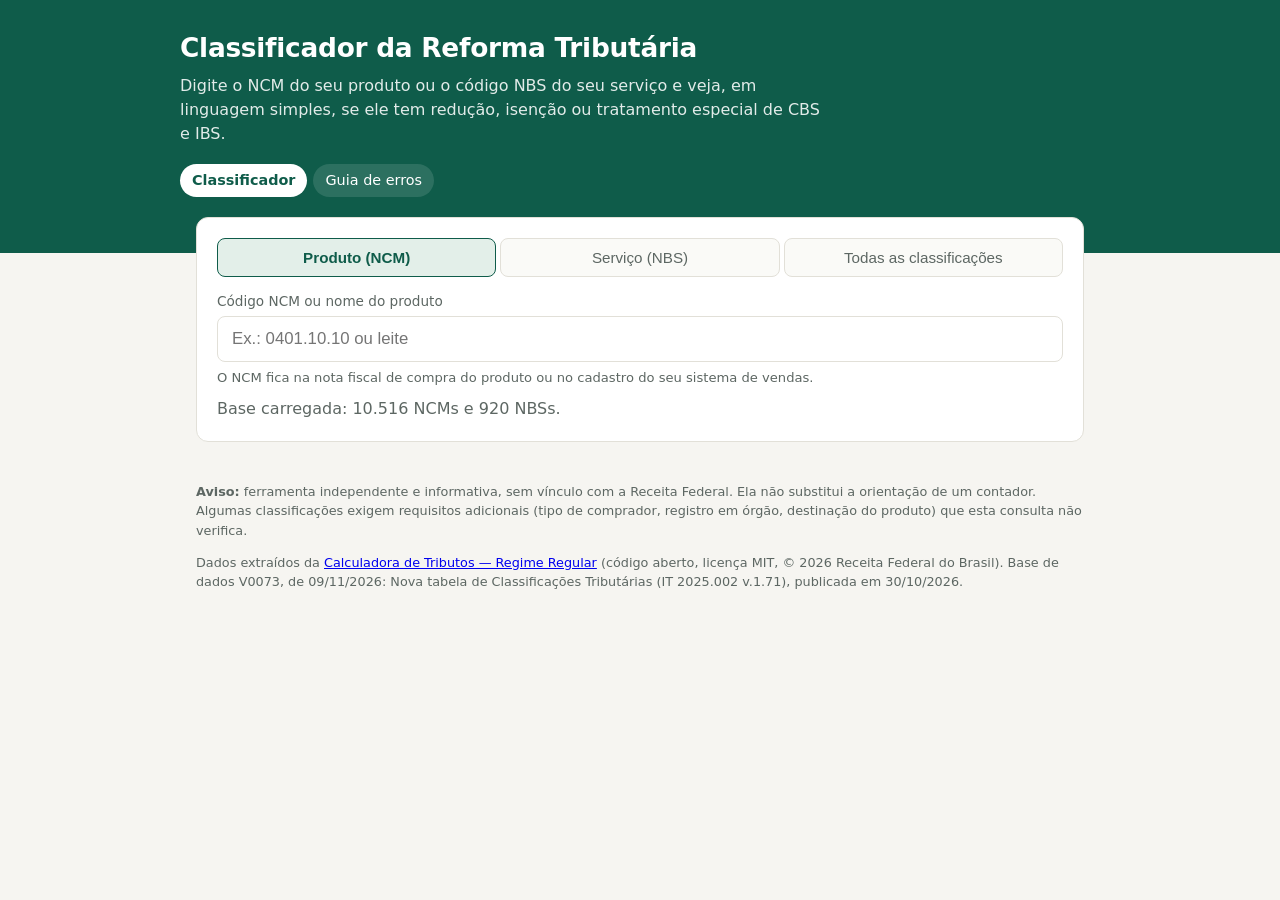
<file: docs/index.html>
<!DOCTYPE html>
<html lang="pt-BR">
<head>
<meta charset="utf-8">
<meta name="viewport" content="width=device-width, initial-scale=1">
<title>Classificador da Reforma Tributária — descubra como seu produto será tributado</title>
<link rel="stylesheet" href="style.css">
</head>
<body>
<header><div class="wrap">
  <h1>Classificador da Reforma Tributária</h1>
  <p>Digite o NCM do seu produto ou o código NBS do seu serviço e veja, em linguagem simples, se ele tem redução, isenção ou tratamento especial de CBS e IBS.</p>
  <nav><a href="index.html" class="on">Classificador</a><a href="erros.html">Guia de erros</a></nav>
</div></header>

<main>
  <section class="card">
    <div class="tabs" role="tablist">
      <button id="tab-ncm" class="on" role="tab">Produto (NCM)</button>
      <button id="tab-nbs" role="tab">Serviço (NBS)</button>
      <button id="tab-cat" role="tab">Todas as classificações</button>
    </div>
    <div id="busca">
      <label for="q" id="q-label">Código NCM ou nome do produto</label>
      <input id="q" type="text" autocomplete="off" placeholder="Ex.: 0401.10.10 ou leite">
      <div class="hint" id="q-hint">O NCM fica na nota fiscal de compra do produto ou no cadastro do seu sistema de vendas.</div>
      <div class="results" id="results"></div>
    </div>
    <div id="status" class="muted" style="margin-top:10px">Carregando base de dados…</div>
  </section>

  <section id="out"></section>
</main>

<footer>
  <p><strong>Aviso:</strong> ferramenta independente e informativa, sem vínculo com a Receita Federal. Ela não substitui a orientação de um contador. Algumas classificações exigem requisitos adicionais (tipo de comprador, registro em órgão, destinação do produto) que esta consulta não verifica.</p>
  <p>Dados extraídos da <a href="https://github.com/ReceitaFederal/calculadora-rtc-regime-regular">Calculadora de Tributos — Regime Regular</a> (código aberto, licença MIT, © 2026 Receita Federal do Brasil). <span id="versao"></span></p>
</footer>

<script>
"use strict";
const CST_EXPLICA = {
  "000": ["Tributação integral", "Paga CBS e IBS com a alíquota cheia, sem desconto."],
  "010": ["Alíquota uniforme", "Usa uma alíquota única nacional, definida em lei para esse setor."],
  "011": ["Alíquota uniforme reduzida", "Usa uma alíquota única nacional, com redução prevista em lei."],
  "200": ["Alíquota reduzida", "Paga CBS e IBS com desconto na alíquota."],
  "220": ["Alíquota fixa", "Paga um valor fixo definido em lei, e não um percentual do preço."],
  "221": ["Alíquota fixa proporcional", "Paga um valor fixo proporcional definido em lei."],
  "222": ["Redução da base de cálculo", "O imposto incide sobre só uma parte do valor da venda."],
  "400": ["Isenção", "Não paga CBS nem IBS nesta operação."],
  "410": ["Imunidade / não incidência", "A operação está fora do campo dos tributos: não há CBS nem IBS."],
  "510": ["Diferimento", "O pagamento é adiado para uma etapa seguinte da cadeia."],
  "515": ["Diferimento com redução", "O pagamento é adiado e, quando cobrado, tem alíquota reduzida."],
  "550": ["Suspensão", "A cobrança fica suspensa enquanto as condições do regime forem cumpridas."],
  "620": ["Tributação monofásica", "O tributo é cobrado uma única vez na cadeia (comum em combustíveis)."],
  "800": ["Transferência de crédito", "Operação de transferência de créditos, sem cobrança direta."],
  "810": ["Ajustes na Zona Franca de Manaus", "Ajustes específicos de IBS para a ZFM."],
  "811": ["Ajustes", "Lançamento de ajuste, não é uma venda comum."],
  "820": ["Documento específico", "A tributação é informada em documento próprio do setor."],
  "830": ["Exclusão da base de cálculo", "Parte do valor é excluída do cálculo."]
};
const CST_IS = {"000":"Incide Imposto Seletivo","100":"Imunidade do Imposto Seletivo","200":"Não ocorre fato gerador do IS","300":"Devolução","400":"Suspensão do IS","500":"Alíquota zero de IS","600":"Isenção de IS"};

let DB = null, NCM = null, NBS = null, modo = "ncm";
const $ = id => document.getElementById(id);
function el(tag, attrs, ...kids){
  const e = document.createElement(tag);
  for (const [k,v] of Object.entries(attrs||{})) { if (k==="class") e.className=v; else if (k==="text") e.textContent=v; else e.setAttribute(k,v); }
  for (const k of kids) if (k!=null) e.append(k.nodeType ? k : document.createTextNode(String(k)));
  return e;
}
const fmtNcm = c => c.length===8 ? `${c.slice(0,4)}.${c.slice(4,6)}.${c.slice(6)}` : c;
const fmtNbs = c => c.length===9 ? `${c.slice(0,1)}.${c.slice(1,5)}.${c.slice(5,7)}.${c.slice(7)}` : c;
const brl = v => v.toLocaleString("pt-BR",{style:"currency",currency:"BRL"});
const norm = s => s.normalize("NFD").replace(/[̀-ͯ]/g,"").toLowerCase();

async function carregar(){
  try{
    const [r,n,s] = await Promise.all(["data/regras.json","data/ncm.json","data/nbs.json"].map(u=>fetch(u).then(x=>{if(!x.ok)throw new Error(u);return x.json()})));
    DB=r; NCM=n; NBS=s;
    $("status").textContent = `Base carregada: ${Object.keys(NCM).length.toLocaleString("pt-BR")} NCMs e ${Object.keys(NBS).length.toLocaleString("pt-BR")} NBSs.`;
    const v = DB.meta.versaoBase;
    $("versao").textContent = `Base de dados ${v[3]}, de ${v[1].slice(0,10).split("-").reverse().join("/")}: ${v[2]}`;
    NCM._idx = Object.entries(NCM).map(([c,d])=>[c,d,norm(d)]);
    NBS._idx = Object.entries(NBS).map(([c,d])=>[c,d,norm(d)]);
  }catch(e){
    $("status").textContent = "Não consegui carregar a base. Abra esta página por um servidor (GitHub Pages ou 'python -m http.server'), e não direto do arquivo.";
  }
}

function setModo(m){
  modo=m;
  for (const [id,mm] of [["tab-ncm","ncm"],["tab-nbs","nbs"],["tab-cat","cat"]]) $(id).classList.toggle("on", mm===m);
  $("q").value=""; $("results").style.display="none"; $("out").replaceChildren();
  if (m==="ncm"){ $("q-label").textContent="Código NCM ou nome do produto"; $("q").placeholder="Ex.: 0401.10.10 ou leite"; $("q-hint").textContent="O NCM fica na nota fiscal de compra do produto ou no cadastro do seu sistema de vendas."; }
  if (m==="nbs"){ $("q-label").textContent="Código NBS ou nome do serviço"; $("q").placeholder="Ex.: 1.2301.11.00 ou consultoria"; $("q-hint").textContent="A NBS é a classificação de serviços usada na NFS-e."; }
  if (m==="cat"){ $("q-label").textContent="Buscar classificação (cClassTrib) por código ou assunto"; $("q").placeholder="Ex.: 200003, saúde, educação, cesta básica"; $("q-hint").textContent="Lista todas as classificações tributárias vigentes de CBS/IBS."; mostrarCatalogo(""); }
  $("q").focus();
}

function buscar(){
  if (!DB) return;
  const q = $("q").value.trim();
  if (modo==="cat") return mostrarCatalogo(q);
  const box = $("results"); box.replaceChildren();
  if (q.length<2){ box.style.display="none"; return; }
  const base = modo==="ncm" ? NCM : NBS, fmt = modo==="ncm" ? fmtNcm : fmtNbs;
  const dig = q.replace(/[.\s-]/g,"");
  let hits;
  if (/^\d+$/.test(dig)) hits = base._idx.filter(([c])=>c.startsWith(dig));
  else { const termos = norm(q).split(/\s+/); hits = base._idx.filter(([,,n])=>termos.every(t=>n.includes(t))); }
  if (/^\d+$/.test(dig) && base[dig]) return mostrar(dig);
  for (const [c,d] of hits.slice(0,60)){
    const b = el("button",{type:"button"}, el("code",{text:fmt(c)}), d.length>160? d.slice(0,160)+"…" : d);
    b.onclick = ()=>mostrar(c); box.append(b);
  }
  if (!hits.length) box.append(el("div",{class:"muted",style:"padding:10px"},"Nada encontrado. Tente outra palavra ou só os primeiros dígitos do código."));
  else if (hits.length>60) box.append(el("div",{class:"muted",style:"padding:10px;font-size:.85rem"},`Mostrando 60 de ${hits.length}. Refine a busca.`));
  box.style.display="block";
}

function regrasPara(codigo){
  const lista = modo==="ncm" ? DB.regrasNcm : DB.regrasNbs;
  const out=[];
  for (const [pref,cd,anexo,exc] of lista){
    if (!codigo.startsWith(pref)) continue;
    if (exc.some(e=>codigo.startsWith(e))) continue;
    const prev = out.find(r=>r.cd===cd);
    if (prev){ if (anexo && !prev.anexo.includes(anexo)) prev.anexo += (prev.anexo?" · ":"") + anexo; continue; }
    out.push({cd, anexo, c: DB.classes[cd]});
  }
  out.sort((a,b)=> a.c.tributo.localeCompare(b.c.tributo) || a.cd.localeCompare(b.cd));
  return out;
}

function reducaoTexto(c){
  const r=c.reducao||{}, vals=[r.cbs,r.ibsUf,r.ibsMun].filter(v=>v!=null);
  if (!vals.length) return null;
  const same = vals.every(v=>v===vals[0]);
  if (same && vals[0]===0) return null;
  if (same && vals[0]===100) return "Alíquota zero (redução de 100%)";
  if (same) return `Redução de ${vals[0].toLocaleString("pt-BR")}% na CBS e no IBS`;
  return `Redução: CBS ${r.cbs??0}%, IBS estadual ${r.ibsUf??0}%, IBS municipal ${r.ibsMun??0}%`;
}

function cardClassificacao(cd, c, anexo){
  const isIS = c.tributo==="IS";
  const red = c.reducao||{}, redMax = Math.max(red.cbs||0, red.ibsUf||0);
  const tipo = isIS ? ["Imposto Seletivo", CST_IS[c.cst]||c.cstDesc] : (CST_EXPLICA[c.cst]||[c.cstDesc,""]);
  const card = el("div",{class:"trat "+(isIS?"is":(redMax>0||["400","410"].includes(c.cst)?"good":""))});
  card.append(el("div",{},
    el("span",{class:"pill "+(isIS?"i":"b"),text:isIS?"Imposto Seletivo":"CBS / IBS"}),
    el("span",{class:"pill b",text:"cClassTrib "+c.codigo}),
    el("span",{class:"pill b",text:"CST "+c.cst}),
    c.inicio>new Date().toISOString().slice(0,10) ? el("span",{class:"pill w",text:"vale a partir de "+c.inicio.split("-").reverse().join("/")}) : null));
  card.append(el("h3",{text:c.desc}));
  const rt = isIS ? null : reducaoTexto(c);
  if (rt) card.append(el("div",{class:"big",text:rt}));
  const explic = (!isIS && redMax===100) ? "Na prática, não paga CBS nem IBS: a lei zera a alíquota." : tipo[1];
  card.append(el("p",{style:"margin:6px 0 0"}, el("strong",{text:tipo[0]+". "}), isIS ? "Este produto está na lista do Imposto Seletivo (o \"imposto do pecado\"), cobrado a partir de 2027 sobre itens prejudiciais à saúde ou ao meio ambiente." : explic));
  if (anexo) card.append(el("p",{class:"path",style:"margin:6px 0 0",text:anexo}));
  if (c.fundCurta) card.append(el("p",{class:"path",style:"margin:6px 0 0",text:"Base legal: " + (c.fundCurta.startsWith("LC") ? c.fundCurta : "LC 214/2025, " + c.fundCurta)}));
  if (!isIS) card.append(el("p",{class:"path",style:"margin:6px 0 0",text: c.creditoAdquirente ? "Quem compra de você pode aproveitar crédito desta operação." : "Quem compra de você não aproveita crédito desta operação."}));
  if (c.fundTexto){ const d=el("details",{}, el("summary",{text:"Ler o texto da lei"})); d.append(el("p",{text:c.fundTexto})); card.append(d); }
  return card;
}

function simulador(regra){
  const c = regra ? regra.c : null, red = c ? c.reducao : {};
  const ref = DB.meta.aliquotaReferencia2026;
  const wrap = el("section",{class:"card"});
  wrap.append(el("h2",{text:"Quanto isso pesa no preço?"}));
  wrap.append(el("p",{class:"muted",style:"margin:0 0 8px",text: c ? `Usando a classificação ${c.codigo}${reducaoTexto(c)?": "+reducaoTexto(c).toLowerCase():""}.` : "Usando a regra geral (tributação integral)."}));
  const g = el("div",{class:"sim"});
  const preco = el("input",{type:"number",min:"0",step:"0.01",value:"100"});
  const cheia = el("input",{type:"number",min:"0",step:"0.1",value:"26.5"});
  g.append(el("div",{}, el("label",{text:"Preço de venda (R$)"}), preco), el("div",{}, el("label",{text:"Alíquota cheia estimada CBS+IBS (%)"}), cheia));
  const b26 = el("div",{class:"box"}), bF = el("div",{class:"box"});
  g.append(b26,bF); wrap.append(g);
  const f = v => 1 - ((v||0)/100);
  function calc(){
    const p = parseFloat(preco.value)||0, a = parseFloat(cheia.value)||0;
    const t26 = p*(ref.cbs/100)*f(red.cbs) + p*(ref.ibsUf/100)*f(red.ibsUf) + p*(ref.ibsMun/100)*f(red.ibsMun);
    const redMed = ((red.cbs||0)*(a/3) + (red.ibsUf||0)*(2*a/3))/100/a || 0;
    const tF = p*(a/100)*(1-redMed);
    b26.replaceChildren(el("div",{class:"muted",text:"2026 (ano de teste)"}), el("div",{class:"val",text:brl(t26)}), el("div",{class:"hint",text:"CBS 0,9% + IBS 0,1%. Em regra, é compensável com PIS/Cofins e não aumenta a carga."}));
    bF.replaceChildren(el("div",{class:"muted",text:"Regime completo (estimativa)"}), el("div",{class:"val",text:brl(tF)}), el("div",{class:"hint",text:`Alíquota efetiva de ${(a*(1-redMed)).toLocaleString("pt-BR",{maximumFractionDigits:2})}%. Os percentuais definitivos de 2027 em diante ainda não estão na base oficial.`}));
  }
  preco.oninput=calc; cheia.oninput=calc; calc();
  wrap.append(el("div",{class:"note",text:"Simulação simplificada: considera o imposto \"por fora\" sobre o preço informado e divide a alíquota cheia em 1/3 CBS e 2/3 IBS. Não considera créditos das suas compras, que reduzem o valor efetivamente pago."}));
  return wrap;
}

function mostrar(codigo){
  $("results").style.display="none";
  const isNcm = modo==="ncm", desc = (isNcm?NCM:NBS)[codigo], fmt = isNcm?fmtNcm:fmtNbs;
  $("q").value = fmt(codigo);
  const regras = regrasPara(codigo), cbs = regras.filter(r=>r.c.tributo!=="IS"), is = regras.filter(r=>r.c.tributo==="IS");
  const out = $("out"); out.replaceChildren();
  const card = el("section",{class:"card"});
  card.append(el("div",{class:"muted",text:isNcm?"Produto":"Serviço"}), el("h2",{}, el("span",{class:"code",text:fmt(codigo)})), el("p",{class:"path",text:desc}));
  if (cbs.length){
    card.append(el("p",{style:"margin:12px 0 0"}, el("strong",{text:`Encontrei ${cbs.length} tratamento${cbs.length>1?"s":""} especia${cbs.length>1?"is":"l"} de CBS/IBS para este código.`}), " Veja qual se aplica ao seu caso: alguns dependem de quem compra ou de como o item é vendido."));
    cbs.forEach(r=>card.append(cardClassificacao(r.cd,r.c,r.anexo)));
  } else {
    card.append(el("p",{style:"margin:12px 0 0"}, el("strong",{text:"Nenhum tratamento especial vinculado a este código."}), " Em regra, ele segue a tributação integral. Ainda podem existir tratamentos que dependem do tipo de operação (exportação, doação, venda ao governo etc.); consulte a aba \"Todas as classificações\"."));
    const geral = DB.classes["000001"]; if (geral) card.append(cardClassificacao("000001",geral,""));
  }
  if (is.length){
    const ic = el("div",{class:"trat is"}, el("span",{class:"pill i",text:"Imposto Seletivo · a partir de 2027"}),
      el("h3",{text:"Este produto está sujeito ao Imposto Seletivo"}),
      el("p",{style:"margin:6px 0 0",text:"Além de CBS e IBS, ele paga o Imposto Seletivo (o \"imposto do pecado\"), que incide sobre itens prejudiciais à saúde ou ao meio ambiente, como bebidas alcoólicas, cigarros e veículos. As alíquotas ainda serão definidas em lei."}));
    const d = el("details",{}, el("summary",{text:`Ver as ${is.length} situações de Imposto Seletivo previstas`}));
    const ul = el("ul",{}); is.forEach(r=>ul.append(el("li",{text:`${r.c.codigo} — ${r.c.desc}`}))); d.append(ul); ic.append(d);
    card.append(ic);
  }
  out.append(card);
  const melhor = cbs.find(r=>Math.max(r.c.reducao?.cbs||0,r.c.reducao?.ibsUf||0)>0) || null;
  out.append(simulador(melhor));
  out.scrollIntoView({behavior:"smooth",block:"start"});
}

function mostrarCatalogo(q){
  const out=$("out"); out.replaceChildren();
  const termos = norm(q).split(/\s+/).filter(Boolean);
  const lista = Object.entries(DB.classes).filter(([cd,c])=>c.tributo!=="IS").filter(([cd,c])=>{
    const t = norm(c.codigo+" "+c.desc+" "+c.cstDesc+" "+c.fundCurta); return termos.every(x=>t.includes(x)); }).sort();
  const card = el("section",{class:"card"});
  card.append(el("h2",{text:`${lista.length} classificaç${lista.length===1?"ão":"ões"} de CBS/IBS`}));
  const tb = el("table",{}); tb.append(el("tr",{}, el("th",{text:"Código"}), el("th",{text:"Descrição"}), el("th",{text:"Tratamento"})));
  for (const [cd,c] of lista){
    const tr = el("tr",{style:"cursor:pointer"}, el("td",{}, el("span",{class:"code",text:c.codigo})), el("td",{text:c.desc}), el("td",{text: reducaoTexto(c) || (CST_EXPLICA[c.cst]||[c.cstDesc])[0]}));
    tr.onclick = ()=>{ out.replaceChildren(el("section",{class:"card"}, el("button",{type:"button",style:"margin-bottom:8px"},"← voltar à lista"), cardClassificacao(cd,c,""))); out.querySelector("button").onclick=()=>mostrarCatalogo($("q").value); };
    tb.append(tr);
  }
  card.append(tb); out.append(card);
}

$("tab-ncm").onclick=()=>setModo("ncm"); $("tab-nbs").onclick=()=>setModo("nbs"); $("tab-cat").onclick=()=>setModo("cat");
let t; $("q").addEventListener("input",()=>{clearTimeout(t); t=setTimeout(buscar,180);});
carregar();
</script>
</body>
</html>
</file>
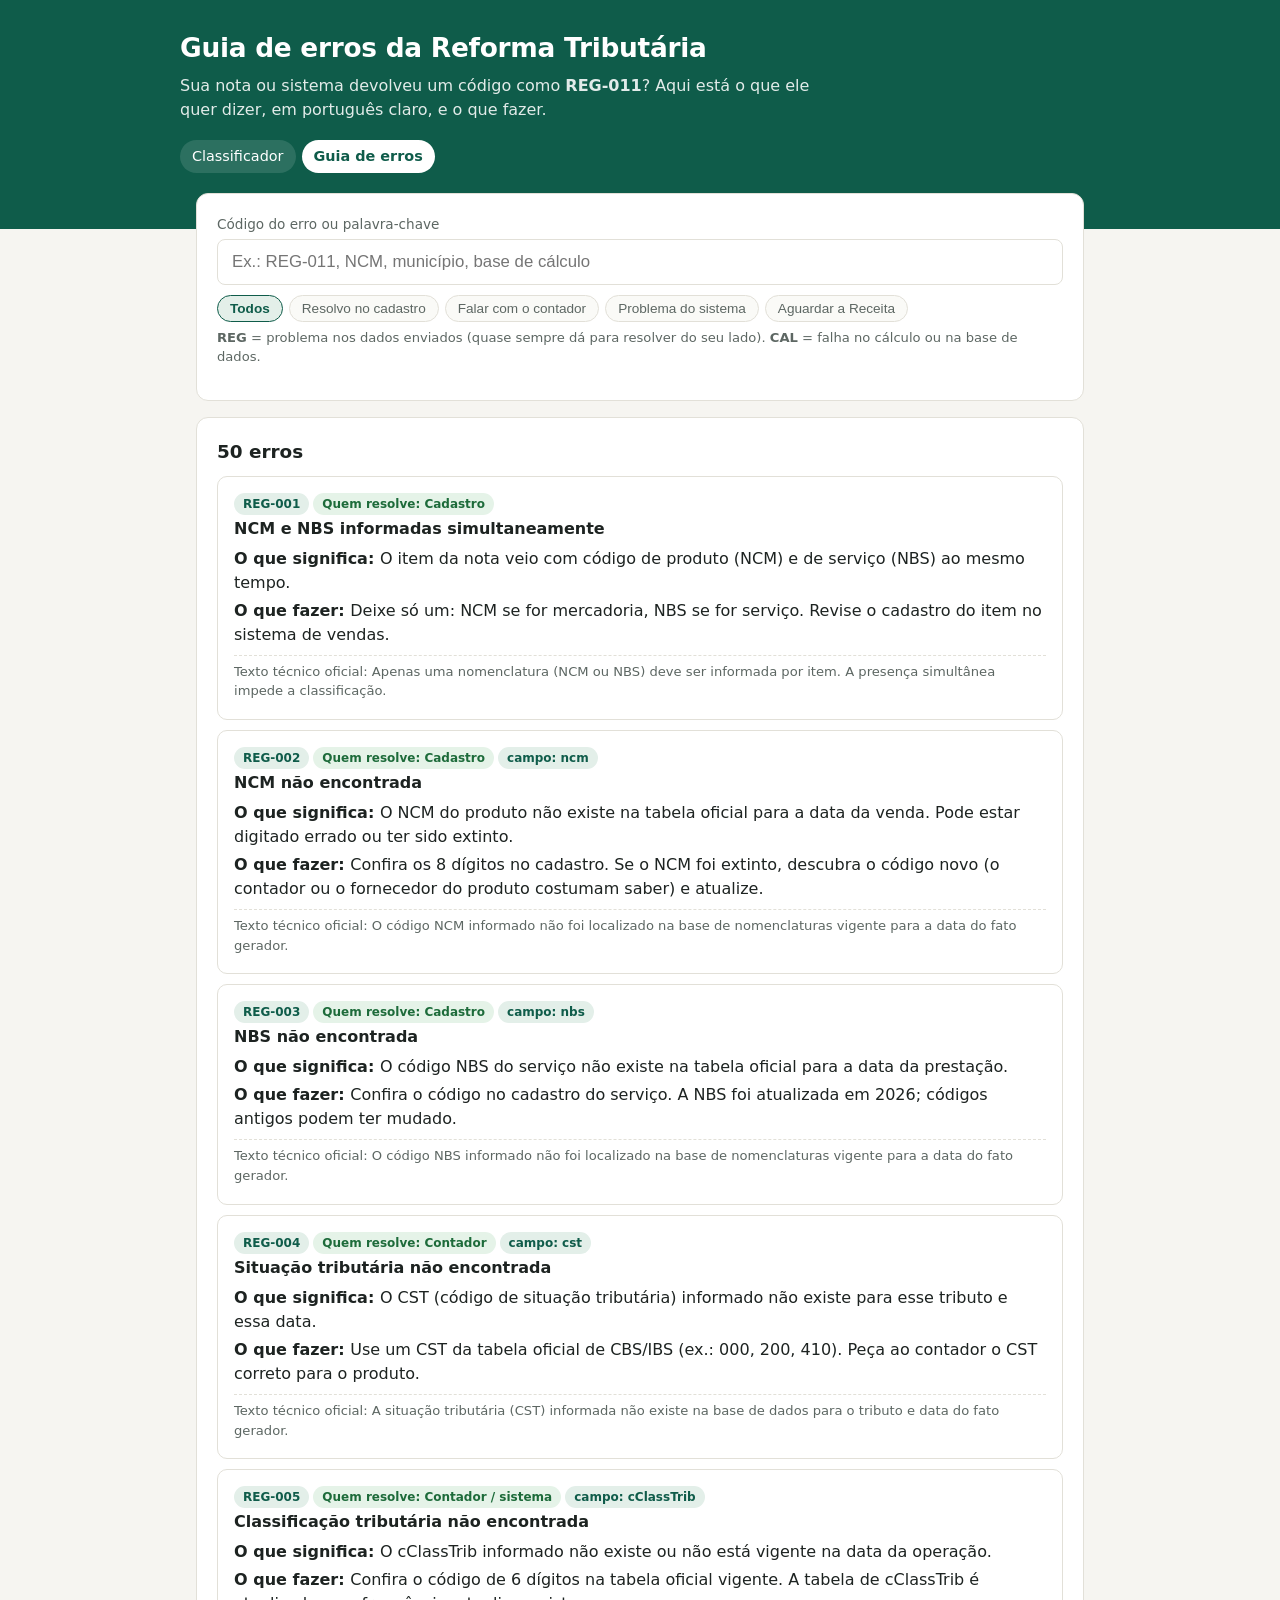
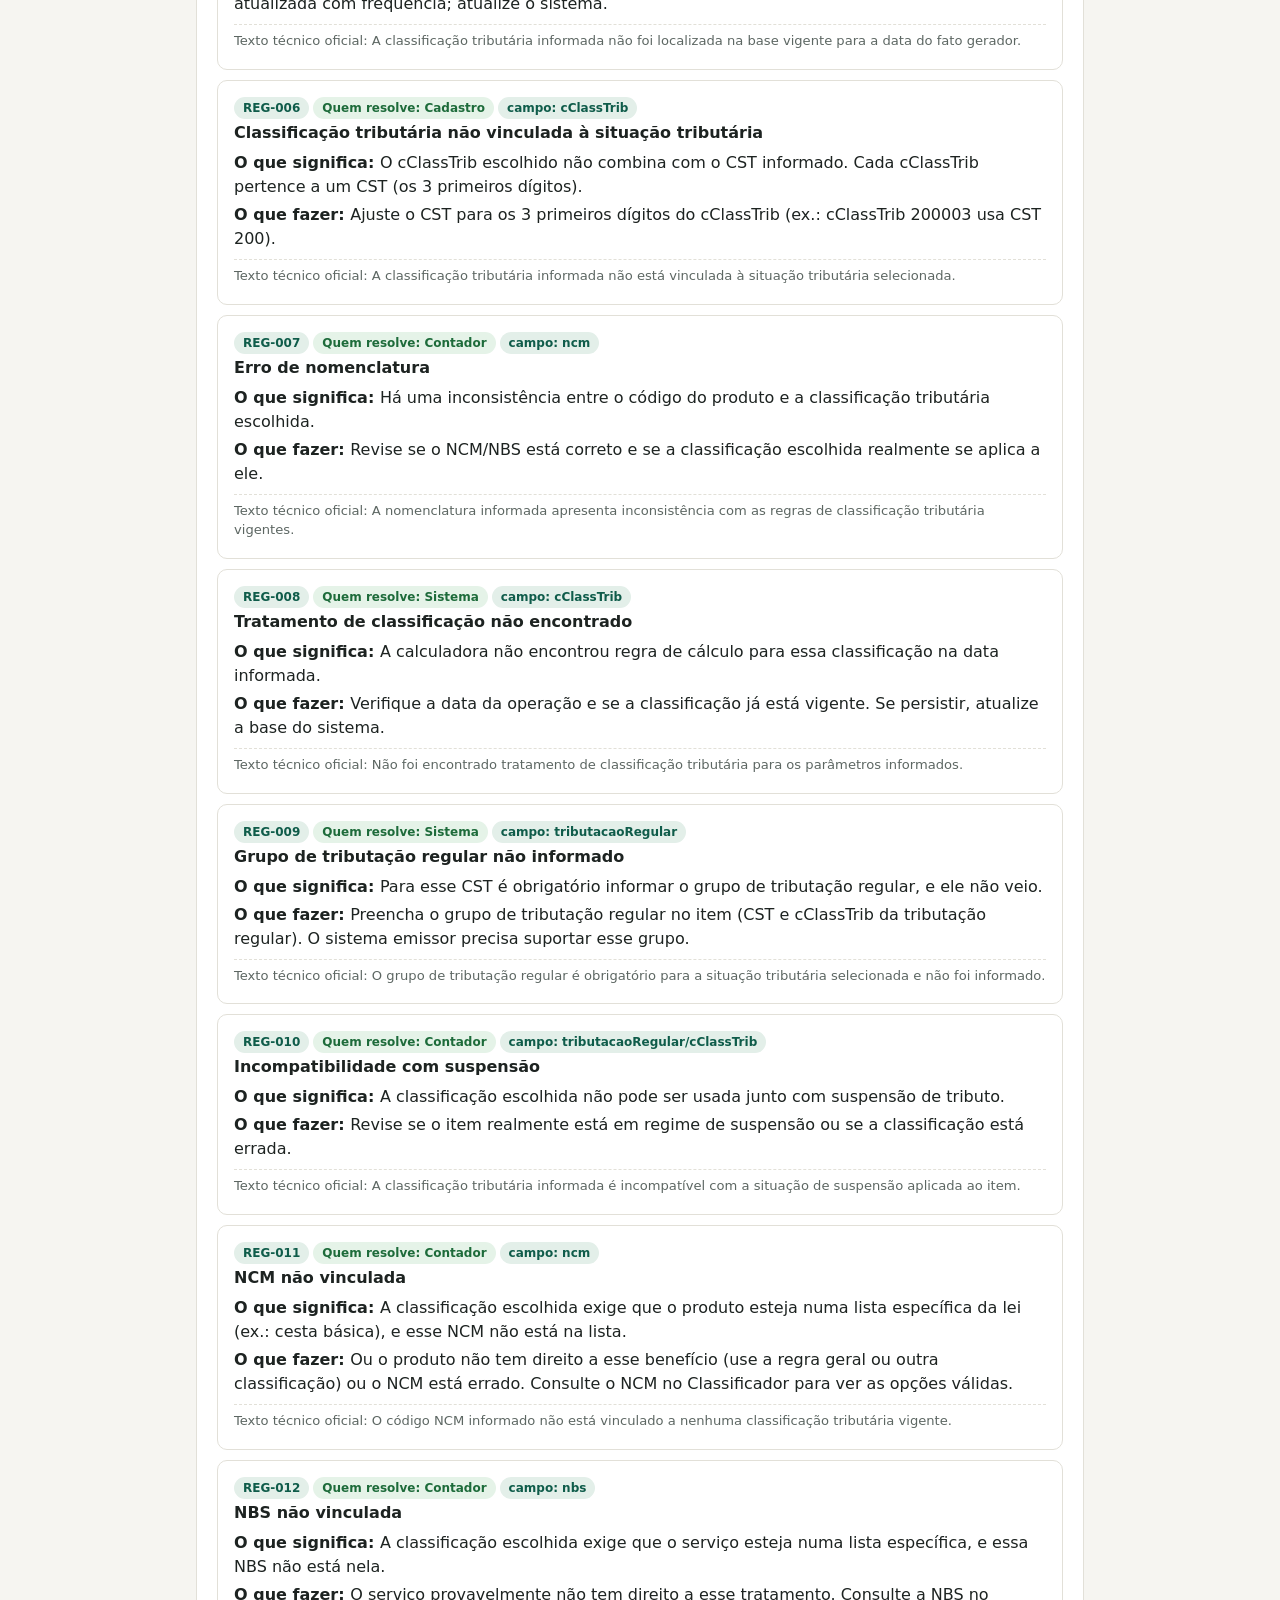
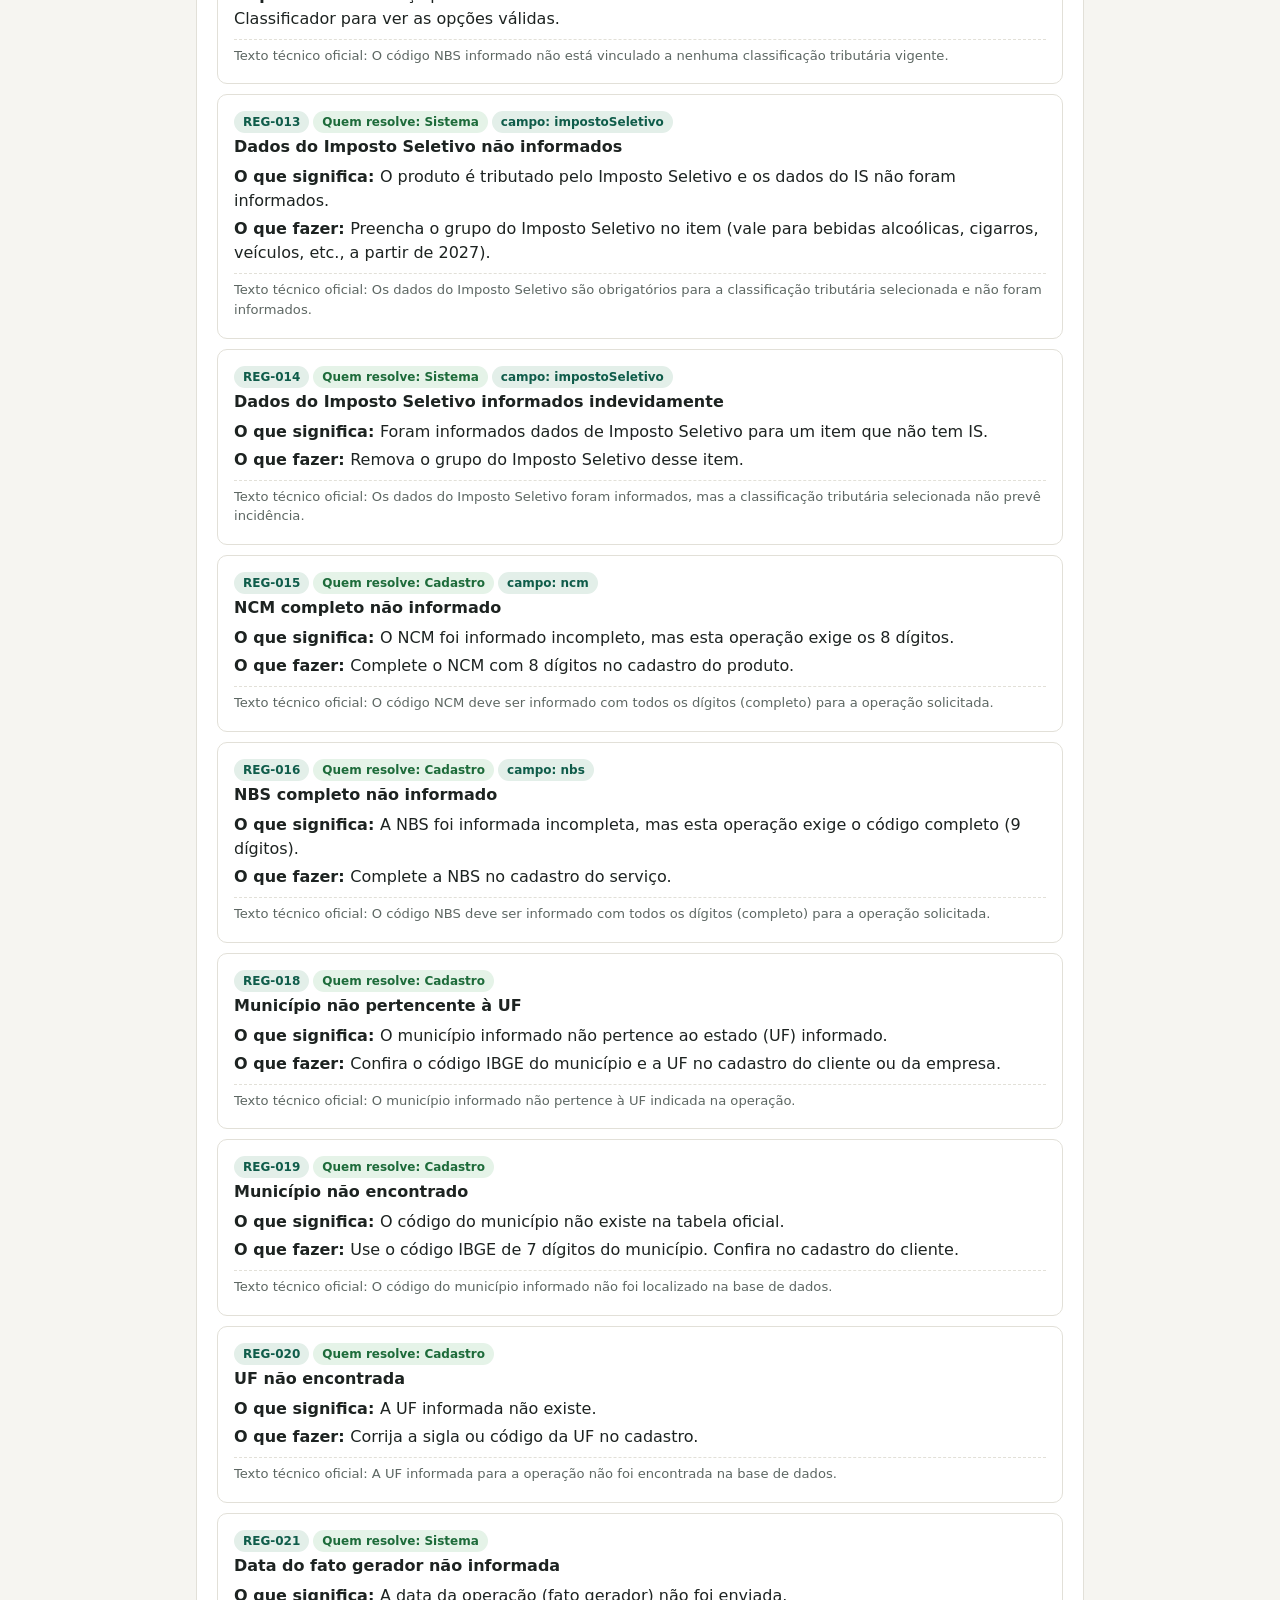
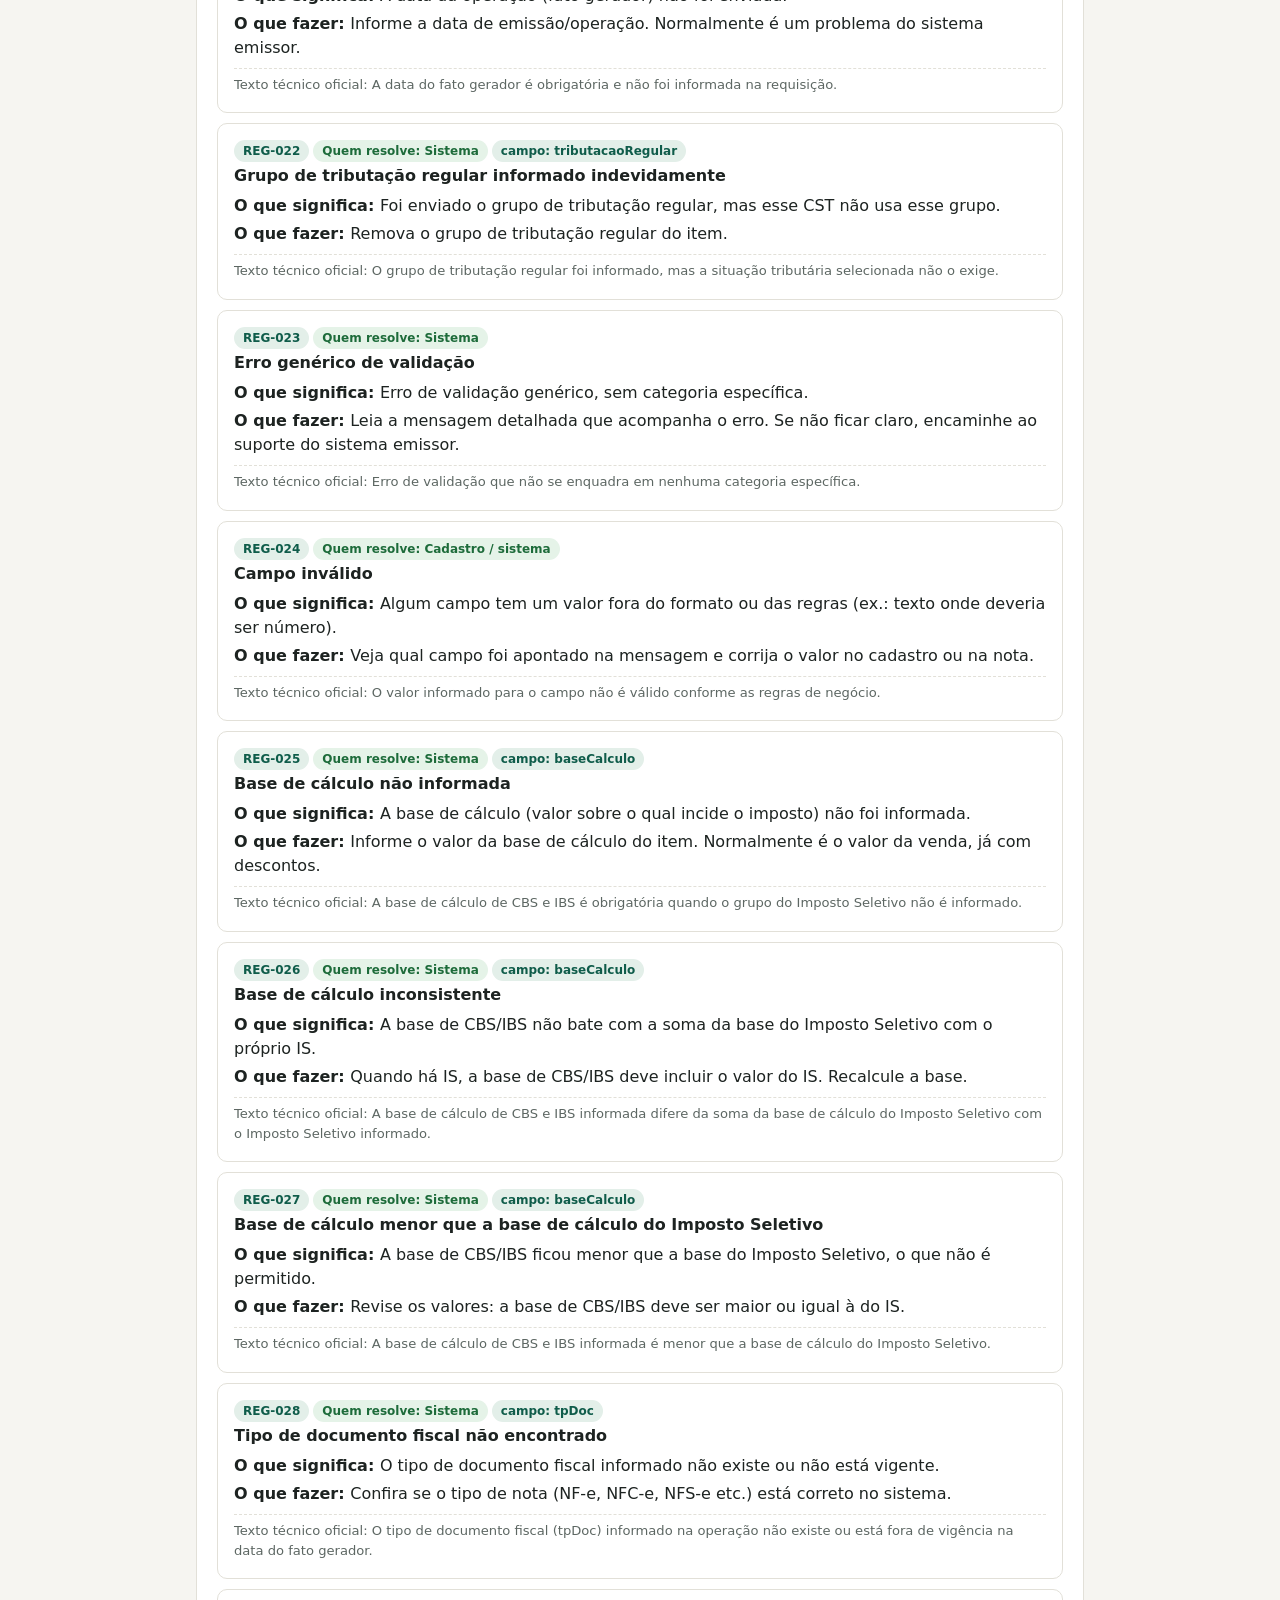
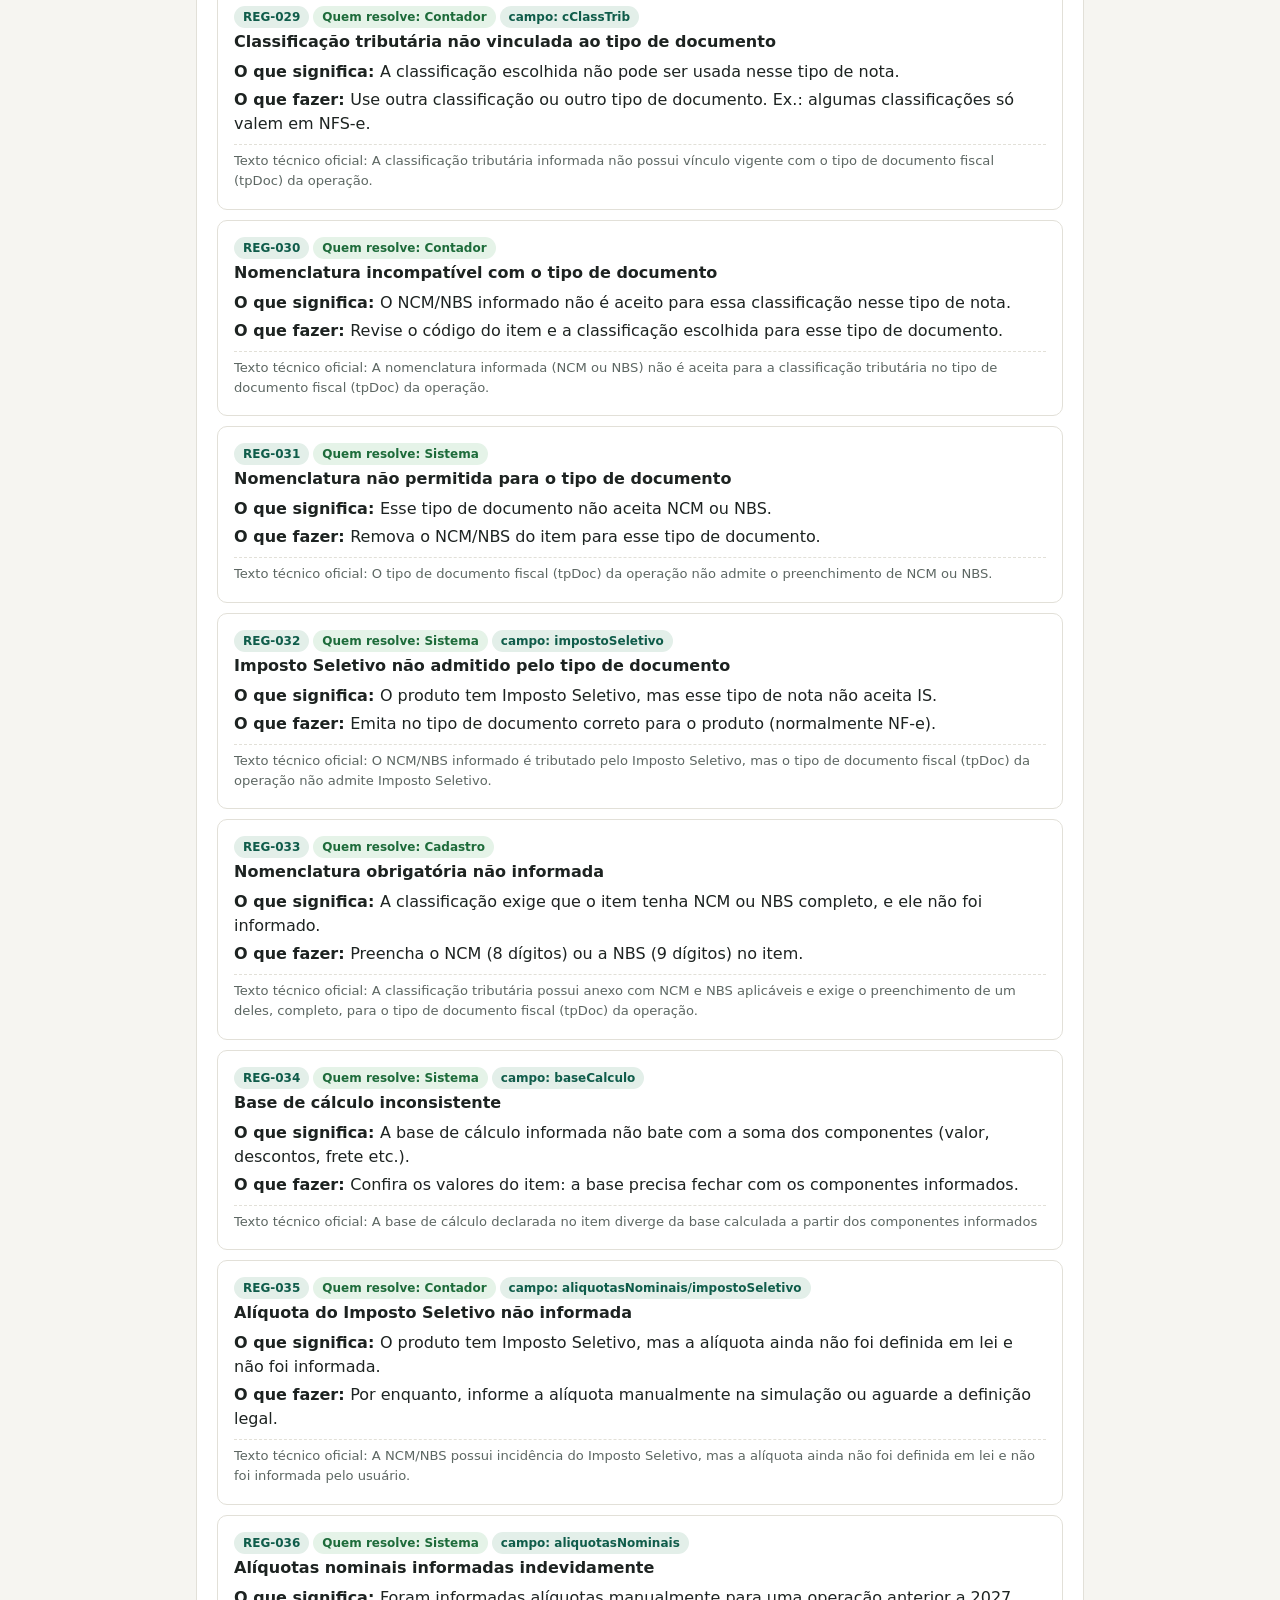
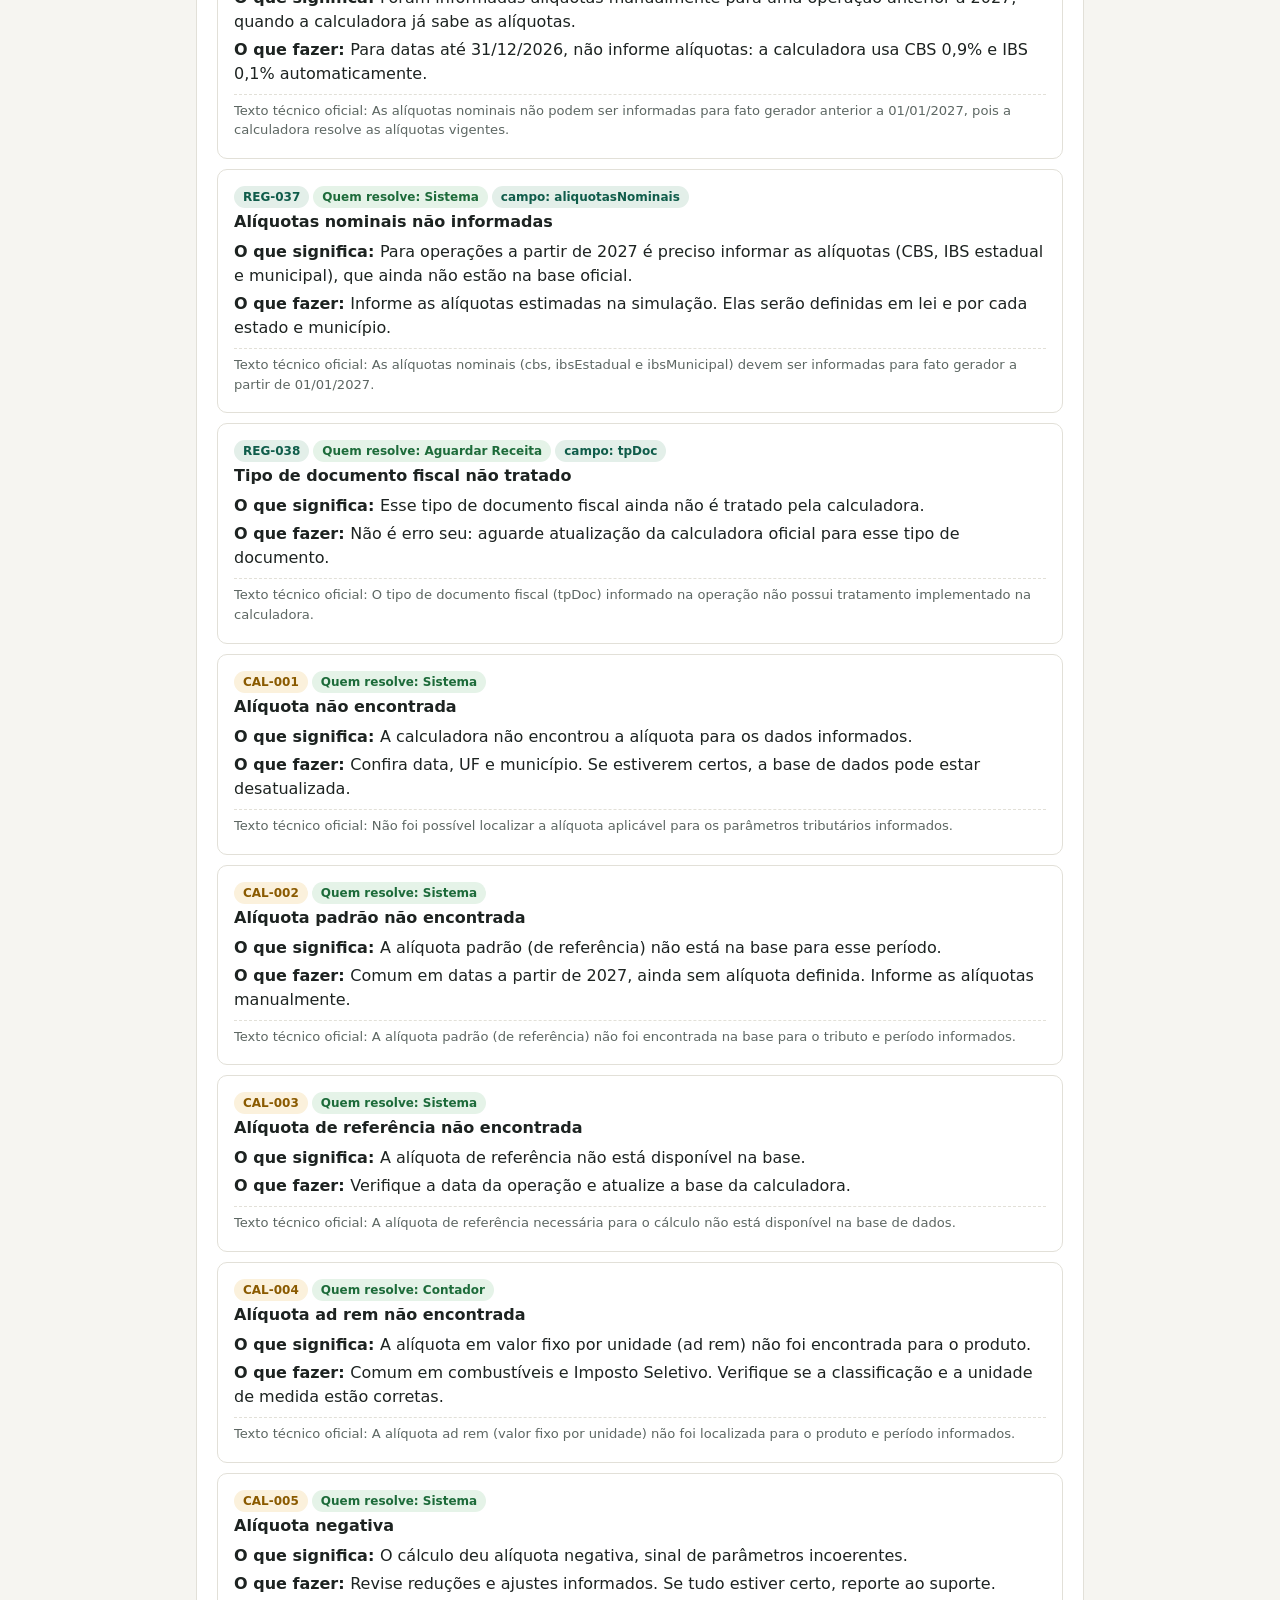
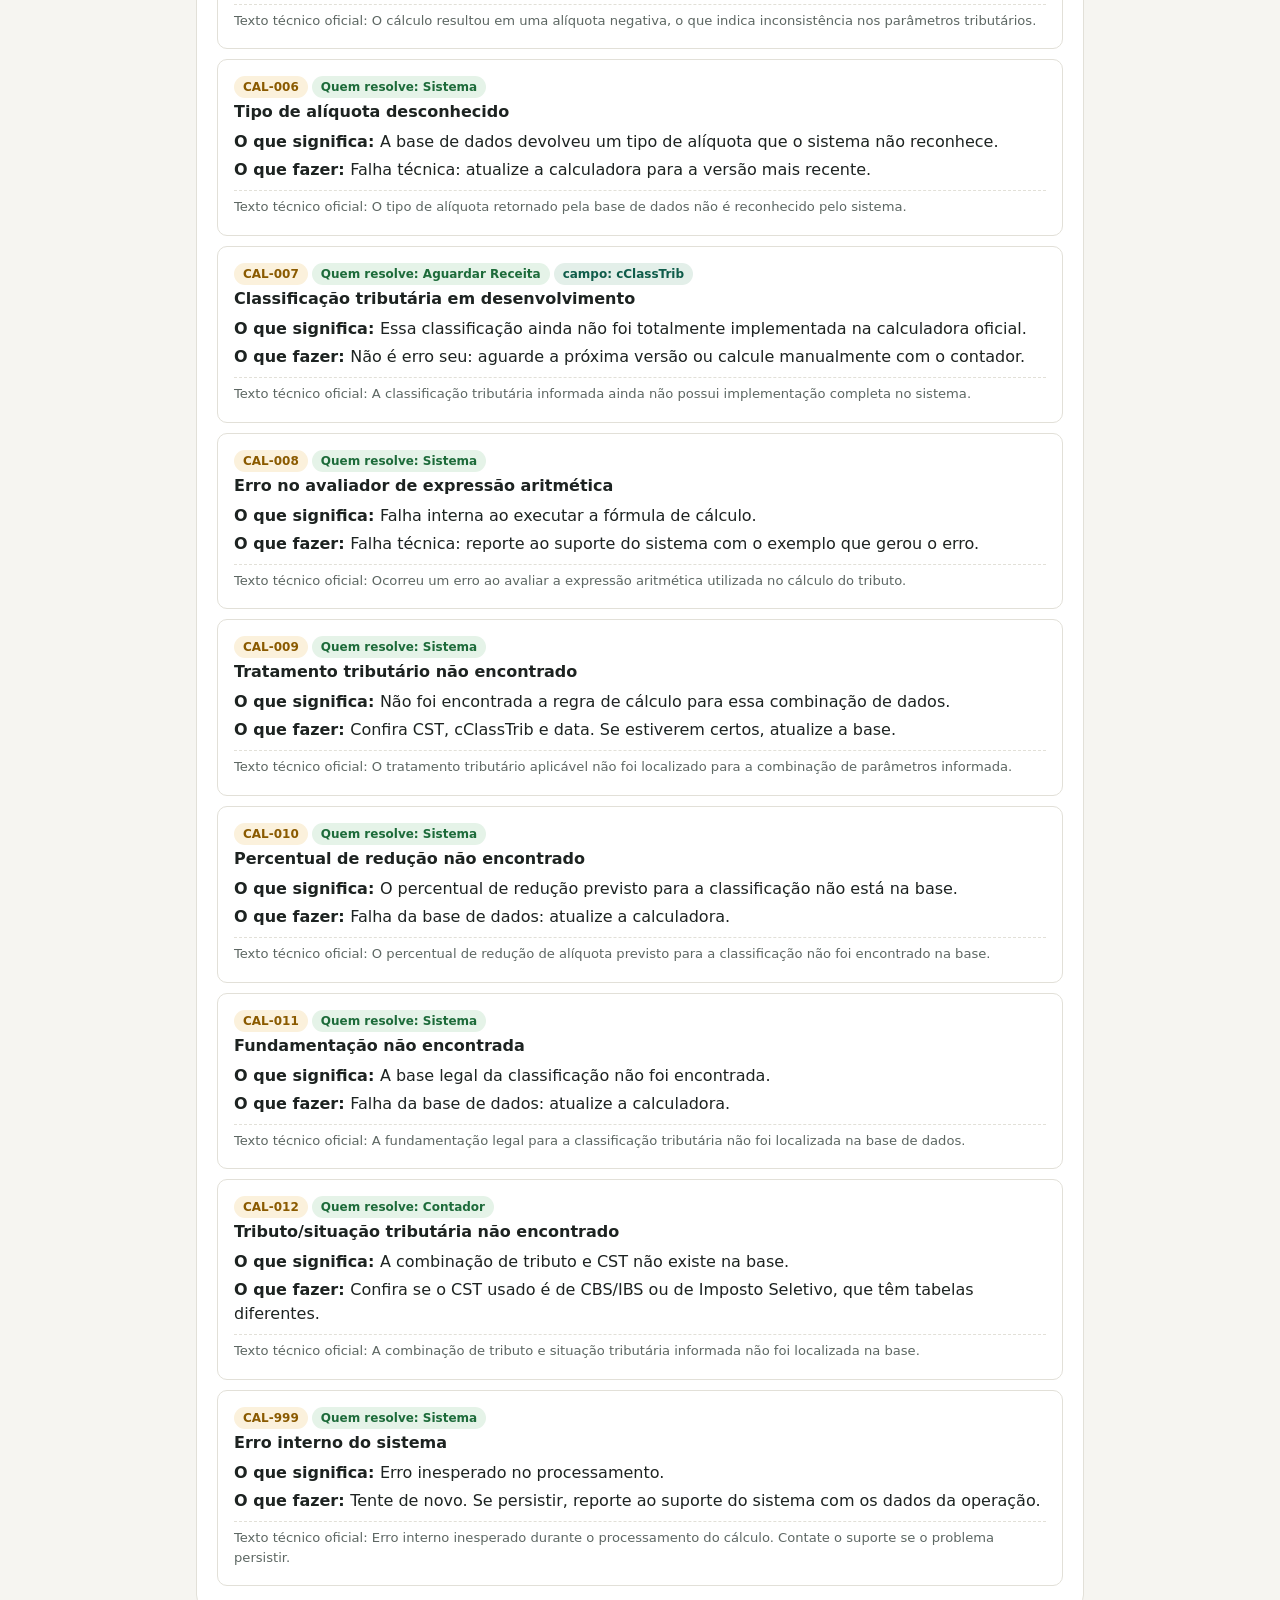
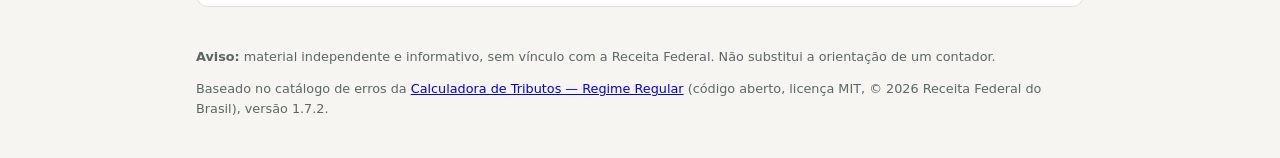
<file: docs/erros.html>
<!DOCTYPE html>
<html lang="pt-BR">
<head>
<meta charset="utf-8">
<meta name="viewport" content="width=device-width, initial-scale=1">
<title>Guia de erros da Reforma Tributária — o que significa e como resolver</title>
<link rel="stylesheet" href="style.css">
</head>
<body>
<header><div class="wrap">
  <h1>Guia de erros da Reforma Tributária</h1>
  <p>Sua nota ou sistema devolveu um código como <strong>REG-011</strong>? Aqui está o que ele quer dizer, em português claro, e o que fazer.</p>
  <nav><a href="index.html">Classificador</a><a href="erros.html" class="on">Guia de erros</a></nav>
</div></header>

<main>
  <section class="card">
    <label for="q">Código do erro ou palavra-chave</label>
    <input id="q" type="text" autocomplete="off" placeholder="Ex.: REG-011, NCM, município, base de cálculo">
    <div class="filters" id="filters">
      <button data-f="" class="on">Todos</button>
      <button data-f="Cadastro">Resolvo no cadastro</button>
      <button data-f="Contador">Falar com o contador</button>
      <button data-f="Sistema">Problema do sistema</button>
      <button data-f="Aguardar">Aguardar a Receita</button>
    </div>
    <p class="hint"><strong>REG</strong> = problema nos dados enviados (quase sempre dá para resolver do seu lado). <strong>CAL</strong> = falha no cálculo ou na base de dados.</p>
  </section>
  <section id="out"></section>
</main>

<footer>
  <p><strong>Aviso:</strong> material independente e informativo, sem vínculo com a Receita Federal. Não substitui a orientação de um contador.</p>
  <p>Baseado no catálogo de erros da <a href="https://github.com/ReceitaFederal/calculadora-rtc-regime-regular">Calculadora de Tributos — Regime Regular</a> (código aberto, licença MIT, © 2026 Receita Federal do Brasil), versão 1.7.2.</p>
</footer>

<script>
"use strict";
let ERROS = [], filtro = "";
const $ = id => document.getElementById(id);
function el(tag, attrs, ...kids){
  const e = document.createElement(tag);
  for (const [k,v] of Object.entries(attrs||{})) { if (k==="class") e.className=v; else if (k==="text") e.textContent=v; else e.setAttribute(k,v); }
  for (const k of kids) if (k!=null) e.append(k.nodeType ? k : document.createTextNode(String(k)));
  return e;
}
const norm = s => s.normalize("NFD").replace(/[̀-ͯ]/g,"").toLowerCase();
function render(){
  const termos = norm($("q").value.trim()).split(/\s+/).filter(Boolean);
  const lista = ERROS.filter(e => (!filtro || e.quem.includes(filtro)) &&
    termos.every(t => norm([e.codigo,e.titulo,e.simples,e.acao,e.descricao,e.campo||""].join(" ")).includes(t)));
  const out = $("out"); out.replaceChildren();
  const card = el("section",{class:"card"}, el("h2",{text:`${lista.length} erro${lista.length===1?"":"s"}`}));
  for (const e of lista){
    const tipo = e.codigo.startsWith("REG") ? ["b","Dados"] : ["w","Cálculo"];
    card.append(el("div",{class:"err"},
      el("div",{}, el("span",{class:"pill "+tipo[0],text:e.codigo}), el("span",{class:"pill g",text:"Quem resolve: "+e.quem}), e.campo ? el("span",{class:"pill b",text:"campo: "+e.campo}) : null),
      el("h3",{text:e.titulo}),
      el("p",{}, el("strong",{text:"O que significa: "}), e.simples),
      el("p",{}, el("strong",{text:"O que fazer: "}), e.acao),
      el("p",{class:"tec",text:"Texto técnico oficial: "+e.descricao})));
  }
  if (!lista.length) card.append(el("p",{class:"muted",text:"Nenhum erro encontrado com esse filtro."}));
  out.append(card);
}
document.querySelectorAll("#filters button").forEach(b => b.onclick = () => {
  document.querySelectorAll("#filters button").forEach(x => x.classList.toggle("on", x===b));
  filtro = b.dataset.f; render();
});
$("q").addEventListener("input", render);
fetch("data/erros.json").then(r=>r.json()).then(d=>{ ERROS=d; const p=new URLSearchParams(location.search).get("codigo"); if(p) $("q").value=p; render(); })
  .catch(()=>{ $("out").replaceChildren(el("section",{class:"card",text:"Não consegui carregar a lista. Abra pelo GitHub Pages ou por um servidor local."})); });
</script>
</body>
</html>
</file>
<file: docs/style.css>
:root{
    --bg:#f6f5f1; --card:#ffffff; --ink:#1d2321; --muted:#5d6763; --line:#e2e0d8;
    --brand:#0f5c4a; --brand-soft:#e3efe9; --warn:#8a5a00; --warn-soft:#fbf1dc;
    --good:#1d6b3a; --good-soft:#e5f3e8; --is:#7a2f4f; --is-soft:#f6e6ec;
    --radius:12px;
  }
  *{box-sizing:border-box}
  body{margin:0;font-family:system-ui,-apple-system,"Segoe UI",Roboto,sans-serif;background:var(--bg);color:var(--ink);line-height:1.5}
  header{background:var(--brand);color:#fff;padding:28px 20px 56px}
  header .wrap{max-width:920px;margin:0 auto}
  header h1{margin:0 0 6px;font-size:1.65rem;letter-spacing:-.01em}
  header p{margin:0;opacity:.88;max-width:640px}
  nav{display:flex;gap:6px;margin-top:18px;flex-wrap:wrap}
  nav a{color:#fff;text-decoration:none;padding:6px 12px;border-radius:999px;background:rgba(255,255,255,.12);font-size:.9rem}
  nav a.on{background:#fff;color:var(--brand);font-weight:600}
  main{max-width:920px;margin:-36px auto 40px;padding:0 16px}
  .card{background:var(--card);border:1px solid var(--line);border-radius:var(--radius);padding:20px;margin-bottom:16px}
  .tabs{display:flex;gap:4px;margin-bottom:14px}
  .tabs button{flex:1;border:1px solid var(--line);background:#fafaf7;padding:10px;border-radius:8px;cursor:pointer;font-size:.95rem;color:var(--muted)}
  .tabs button.on{background:var(--brand-soft);border-color:var(--brand);color:var(--brand);font-weight:600}
  label{font-size:.85rem;color:var(--muted);display:block;margin-bottom:4px}
  input[type=text],input[type=number]{width:100%;padding:12px 14px;font-size:1.05rem;border:1px solid var(--line);border-radius:8px;background:#fff}
  input:focus{outline:2px solid var(--brand);outline-offset:1px}
  .hint{font-size:.82rem;color:var(--muted);margin-top:6px}
  .results{margin-top:10px;max-height:340px;overflow:auto;border:1px solid var(--line);border-radius:8px;display:none}
  .results button{display:block;width:100%;text-align:left;border:0;border-bottom:1px solid var(--line);background:#fff;padding:10px 12px;cursor:pointer;font-size:.92rem}
  .results button:hover{background:var(--brand-soft)}
  .results code{font-weight:700;color:var(--brand);margin-right:8px}
  h2{font-size:1.15rem;margin:0 0 4px}
  .code{font-family:ui-monospace,Menlo,monospace;background:#f0efe9;padding:2px 6px;border-radius:5px;font-size:.9em}
  .path{color:var(--muted);font-size:.92rem}
  .trat{border:1px solid var(--line);border-left:5px solid var(--brand);border-radius:10px;padding:14px 16px;margin-top:12px}
  .trat.good{border-left-color:var(--good)}
  .trat.is{border-left-color:var(--is)}
  .trat h3{margin:0 0 4px;font-size:1.02rem}
  .pill{display:inline-block;font-size:.75rem;padding:2px 9px;border-radius:999px;margin:2px 4px 2px 0;font-weight:600}
  .pill.g{background:var(--good-soft);color:var(--good)}
  .pill.b{background:var(--brand-soft);color:var(--brand)}
  .pill.w{background:var(--warn-soft);color:var(--warn)}
  .pill.i{background:var(--is-soft);color:var(--is)}
  .big{font-size:1.5rem;font-weight:700;color:var(--good)}
  details{margin-top:8px;font-size:.88rem;color:var(--muted)}
  details summary{cursor:pointer;color:var(--brand)}
  .sim{display:grid;grid-template-columns:1fr 1fr;gap:12px;margin-top:10px}
  .sim .box{background:#fafaf7;border:1px solid var(--line);border-radius:8px;padding:12px}
  .sim .val{font-size:1.25rem;font-weight:700}
  .note{background:var(--warn-soft);color:#5a3d00;border-radius:8px;padding:10px 12px;font-size:.86rem;margin-top:12px}
  .muted{color:var(--muted)}
  footer{max-width:920px;margin:0 auto 40px;padding:0 16px;font-size:.8rem;color:var(--muted)}
  table{width:100%;border-collapse:collapse;font-size:.9rem}
  th,td{padding:8px;border-bottom:1px solid var(--line);text-align:left;vertical-align:top}
  th{font-size:.78rem;text-transform:uppercase;color:var(--muted);letter-spacing:.03em}
  @media (max-width:600px){.sim{grid-template-columns:1fr}.tabs{flex-direction:column}}
  .err{border:1px solid var(--line);border-radius:10px;padding:14px 16px;margin-top:10px;background:#fff}
  .err h3{margin:0 0 6px;font-size:1rem}
  .err p{margin:4px 0}
  .err .tec{font-size:.82rem;color:var(--muted);border-top:1px dashed var(--line);margin-top:8px;padding-top:6px}
  .filters{display:flex;gap:6px;flex-wrap:wrap;margin-top:10px}
  .filters button{border:1px solid var(--line);background:#fafaf7;border-radius:999px;padding:5px 12px;cursor:pointer;font-size:.85rem;color:var(--muted)}
  .filters button.on{background:var(--brand-soft);border-color:var(--brand);color:var(--brand);font-weight:600}
</file>
